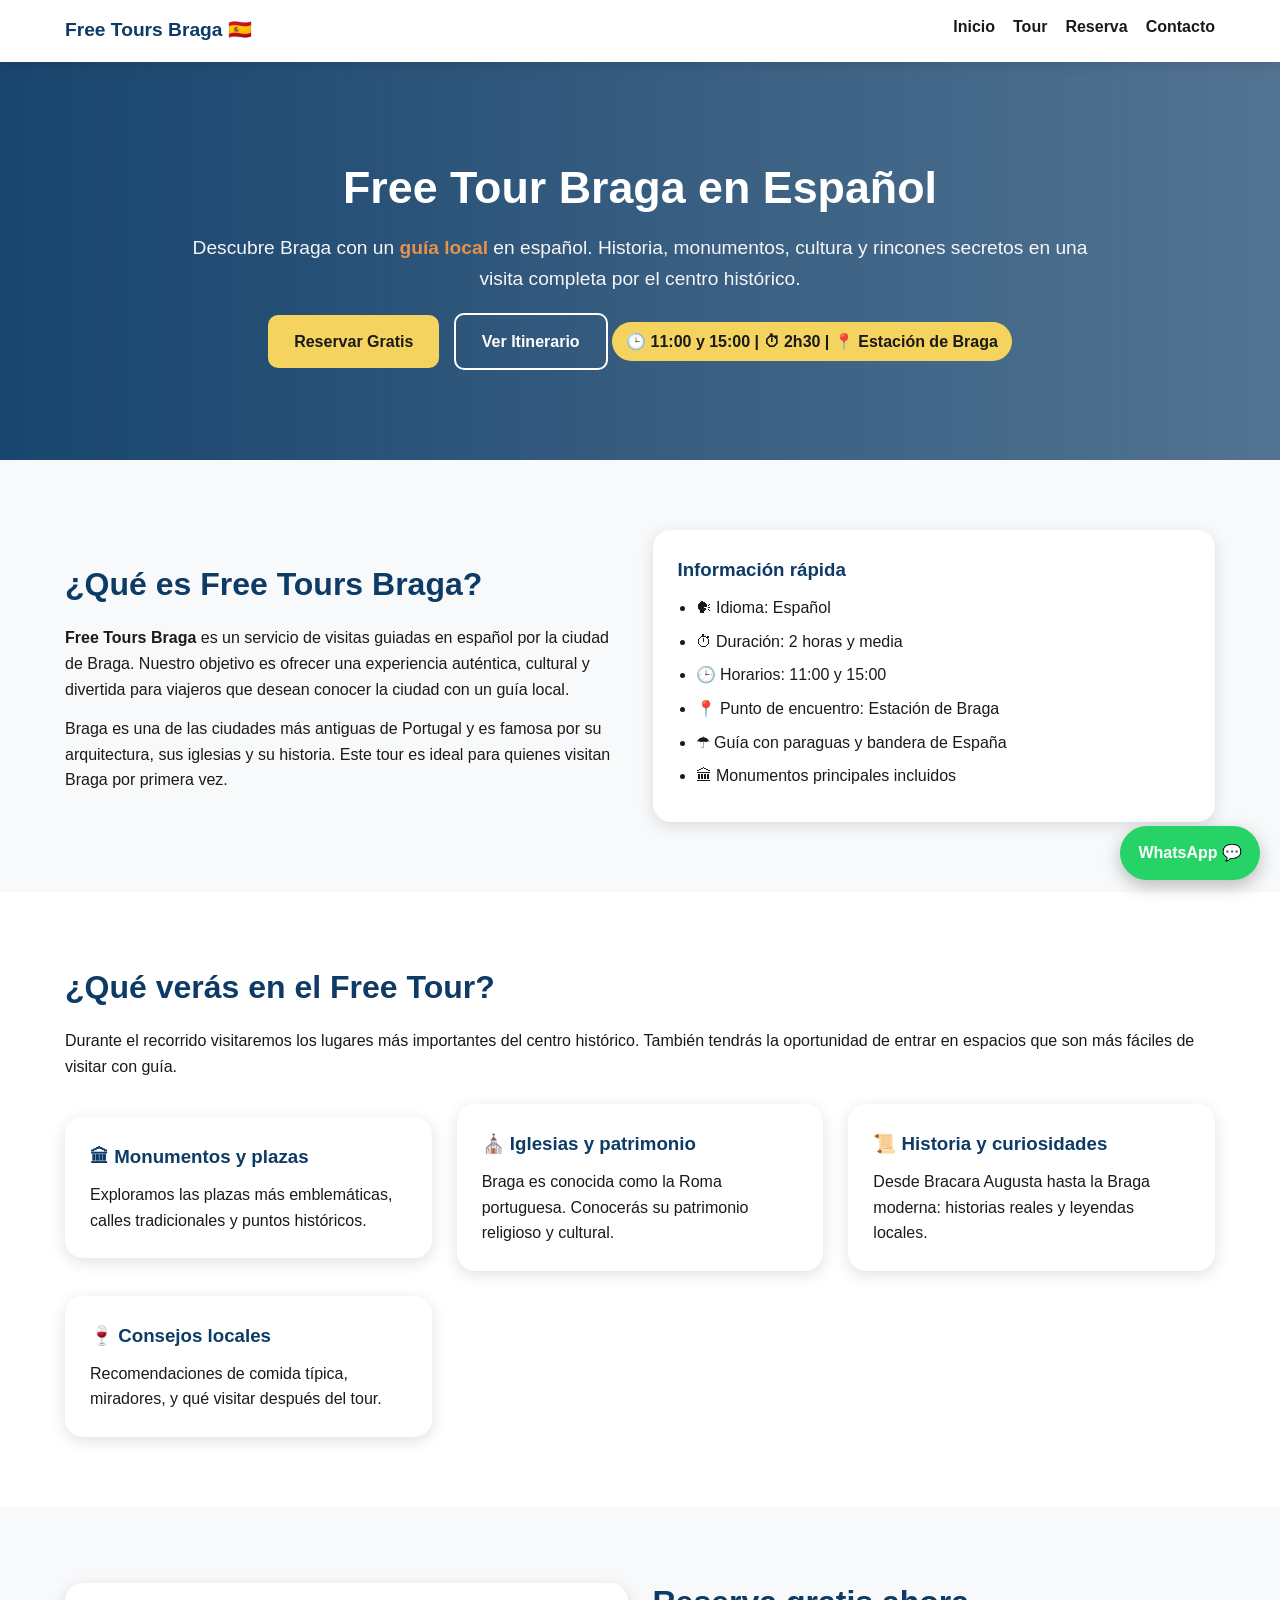
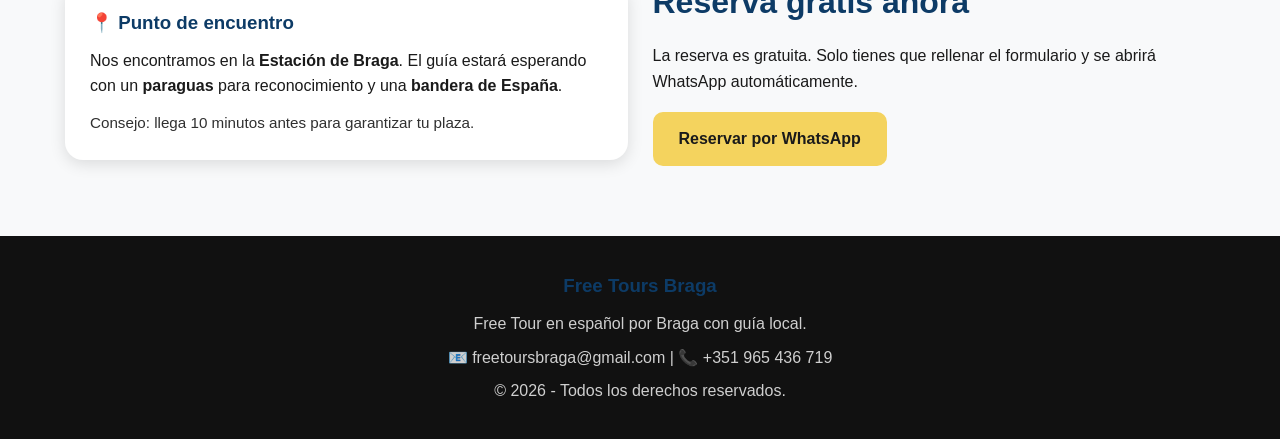
<file: index.html>
<!DOCTYPE html>
<html lang="es">
<head>
  <meta charset="UTF-8">
  <meta name="viewport" content="width=device-width, initial-scale=1.0">

  <title>Free Tours Braga | Free Tour en Español Braga | Reserva Gratis</title>
  <meta name="description" content="Free Tours Braga: Free Tour en español por Braga con guía local. Punto de encuentro en la Estación de Braga. Tours a las 11:00 y 15:00. Duración 2h30. Reserva gratis por WhatsApp." />

  <meta name="robots" content="index, follow">
  <meta name="author" content="Free Tours Braga">

  <meta property="og:title" content="Free Tours Braga | Free Tour en Español">
  <meta property="og:description" content="Descubre Braga con guía local en español. Reserva gratis. Tours a las 11:00 y 15:00. Punto de encuentro: Estación de Braga.">
  <meta property="og:type" content="website">

  <link rel="canonical" href="https://TEU-SITE-AQUI/index.html">
  <link rel="stylesheet" href="style.css">

  <script type="application/ld+json">
  {
    "@context": "https://schema.org",
    "@type": "TouristTrip",
    "name": "Free Tour Braga en Español",
    "description": "Free Tour en español en Braga con guía local. Duración 2h30. Punto de encuentro en la Estación de Braga. Tours a las 11:00 y 15:00.",
    "touristType": "Turistas",
    "provider": {
      "@type": "Organization",
      "name": "Free Tours Braga",
      "email": "freetoursbraga@gmail.com",
      "telephone": "+351965436719"
    },
    "itinerary": {
      "@type": "Place",
      "name": "Centro histórico de Braga"
    }
  }
  </script>
</head>

<body>

  <nav>
    <div class="container">
      <div class="logo">Free Tours Braga 🇪🇸</div>
      <ul>
        <li><a href="index.html">Inicio</a></li>
        <li><a href="tour.html">Tour</a></li>
        <li><a href="reserva.html">Reserva</a></li>
        <li><a href="contacto.html">Contacto</a></li>
      </ul>
    </div>
  </nav>

  <header>
    <h1>Free Tour Braga en Español</h1>
    <p>
      Descubre Braga con un <span class="highlight">guía local</span> en español.
      Historia, monumentos, cultura y rincones secretos en una visita completa por el centro histórico.
    </p>

    <a class="btn btn-primary" href="reserva.html">Reservar Gratis</a>
    <a class="btn btn-outline" href="tour.html">Ver Itinerario</a>

    <div class="badge">🕒 11:00 y 15:00 | ⏱ 2h30 | 📍 Estación de Braga</div>
  </header>

  <section>
    <div class="container grid grid-2">
      <div>
        <h2>¿Qué es Free Tours Braga?</h2>
        <p>
          <b>Free Tours Braga</b> es un servicio de visitas guiadas en español por la ciudad de Braga.
          Nuestro objetivo es ofrecer una experiencia auténtica, cultural y divertida para viajeros
          que desean conocer la ciudad con un guía local.
        </p>

        <p style="margin-top:14px;">
          Braga es una de las ciudades más antiguas de Portugal y es famosa por su arquitectura,
          sus iglesias y su historia. Este tour es ideal para quienes visitan Braga por primera vez.
        </p>
      </div>

      <div class="card">
        <h3>Información rápida</h3>
        <ul>
          <li>🗣 Idioma: Español</li>
          <li>⏱ Duración: 2 horas y media</li>
          <li>🕒 Horarios: 11:00 y 15:00</li>
          <li>📍 Punto de encuentro: Estación de Braga</li>
          <li>☂ Guía con paraguas y bandera de España</li>
          <li>🏛 Monumentos principales incluidos</li>
        </ul>
      </div>
    </div>
  </section>

  <section style="background:white;">
    <div class="container">
      <h2>¿Qué verás en el Free Tour?</h2>
      <p>
        Durante el recorrido visitaremos los lugares más importantes del centro histórico.
        También tendrás la oportunidad de entrar en espacios que son más fáciles de visitar con guía.
      </p>

      <div class="grid grid-2" style="margin-top:25px;">
        <div class="card">
          <h3>🏛 Monumentos y plazas</h3>
          <p>
            Exploramos las plazas más emblemáticas, calles tradicionales y puntos históricos.
          </p>
        </div>

        <div class="card">
          <h3>⛪ Iglesias y patrimonio</h3>
          <p>
            Braga es conocida como la Roma portuguesa. Conocerás su patrimonio religioso y cultural.
          </p>
        </div>

        <div class="card">
          <h3>📜 Historia y curiosidades</h3>
          <p>
            Desde Bracara Augusta hasta la Braga moderna: historias reales y leyendas locales.
          </p>
        </div>

        <div class="card">
          <h3>🍷 Consejos locales</h3>
          <p>
            Recomendaciones de comida típica, miradores, y qué visitar después del tour.
          </p>
        </div>
      </div>
    </div>
  </section>

  <section>
    <div class="container grid grid-2">
      <div class="card">
        <h3>📍 Punto de encuentro</h3>
        <p>
          Nos encontramos en la <b>Estación de Braga</b>.
          El guía estará esperando con un <b>paraguas</b> para reconocimiento y una <b>bandera de España</b>.
        </p>
        <p style="margin-top:12px;" class="small-note">
          Consejo: llega 10 minutos antes para garantizar tu plaza.
        </p>
      </div>

      <div>
        <h2>Reserva gratis ahora</h2>
        <p>
          La reserva es gratuita. Solo tienes que rellenar el formulario y se abrirá WhatsApp automáticamente.
        </p>
        <a class="btn btn-primary" href="reserva.html">Reservar por WhatsApp</a>
      </div>
    </div>
  </section>

  <footer>
    <h3>Free Tours Braga</h3>
    <p>Free Tour en español por Braga con guía local.</p>
    <p>📧 freetoursbraga@gmail.com | 📞 +351 965 436 719</p>
    <p>© 2026 - Todos los derechos reservados.</p>
  </footer>

  <a class="whatsapp" href="https://wa.me/351965436719" target="_blank">WhatsApp 💬</a>

</body>
</html>
</file>
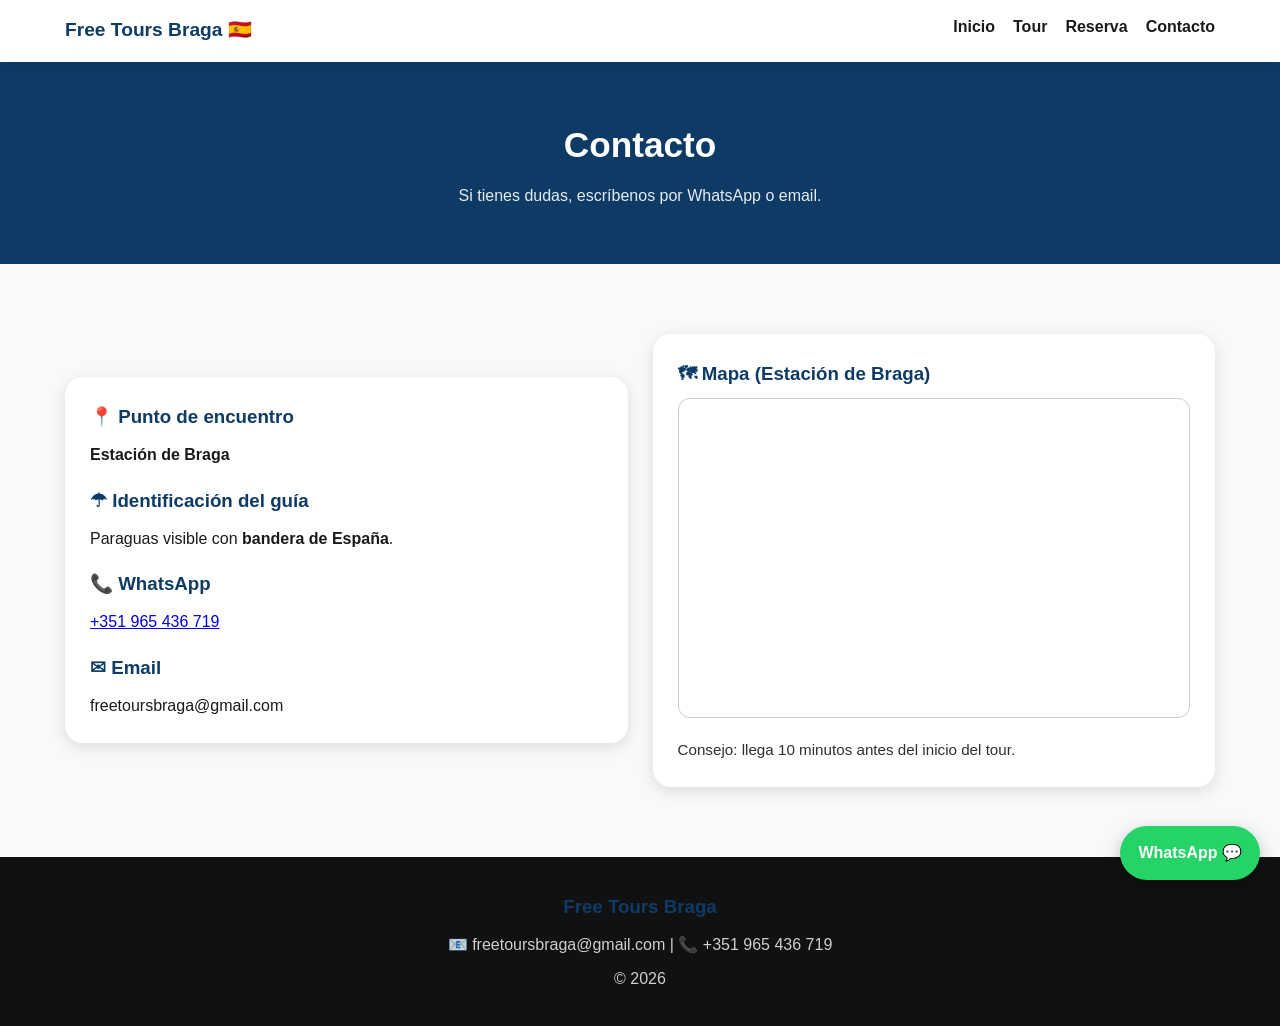
<file: contacto.html>
<!DOCTYPE html>
<html lang="es">
<head>
  <meta charset="UTF-8">
  <meta name="viewport" content="width=device-width, initial-scale=1.0">

  <title>Contacto | Free Tours Braga</title>
  <meta name="description" content="Contacto Free Tours Braga. WhatsApp +351965436719. Email freetoursbraga@gmail.com. Punto de encuentro: Estación de Braga." />

  <meta name="robots" content="index, follow">
  <link rel="canonical" href="https://TEU-SITE-AQUI/contacto.html">

  <link rel="stylesheet" href="style.css">
</head>

<body>

  <nav>
    <div class="container">
      <div class="logo">Free Tours Braga 🇪🇸</div>
      <ul>
        <li><a href="index.html">Inicio</a></li>
        <li><a href="tour.html">Tour</a></li>
        <li><a href="reserva.html">Reserva</a></li>
        <li><a href="contacto.html">Contacto</a></li>
      </ul>
    </div>
  </nav>

  <div class="page-title">
    <h1>Contacto</h1>
    <p>Si tienes dudas, escríbenos por WhatsApp o email.</p>
  </div>

  <section>
    <div class="container grid grid-2">

      <div class="card">
        <h3>📍 Punto de encuentro</h3>
        <p><b>Estación de Braga</b></p>

        <h3 style="margin-top:18px;">☂ Identificación del guía</h3>
        <p>Paraguas visible con <b>bandera de España</b>.</p>

        <h3 style="margin-top:18px;">📞 WhatsApp</h3>
        <p><a href="https://wa.me/351965436719" target="_blank">+351 965 436 719</a></p>

        <h3 style="margin-top:18px;">✉ Email</h3>
        <p>freetoursbraga@gmail.com</p>
      </div>

      <div class="card">
        <h3>🗺 Mapa (Estación de Braga)</h3>

        <iframe 
          src="https://www.openstreetmap.org/export/embed.html?bbox=-8.4285%2C41.5485%2C-8.4220%2C41.5520&layer=mapnik"
          style="width:100%; height:320px; border-radius:12px; border:1px solid #ccc;">
        </iframe>

        <p class="small-note" style="margin-top:12px;">
          Consejo: llega 10 minutos antes del inicio del tour.
        </p>
      </div>

    </div>
  </section>

  <footer>
    <h3>Free Tours Braga</h3>
    <p>📧 freetoursbraga@gmail.com | 📞 +351 965 436 719</p>
    <p>© 2026</p>
  </footer>

  <a class="whatsapp" href="https://wa.me/351965436719" target="_blank">WhatsApp 💬</a>

</body>
</html>
</file>
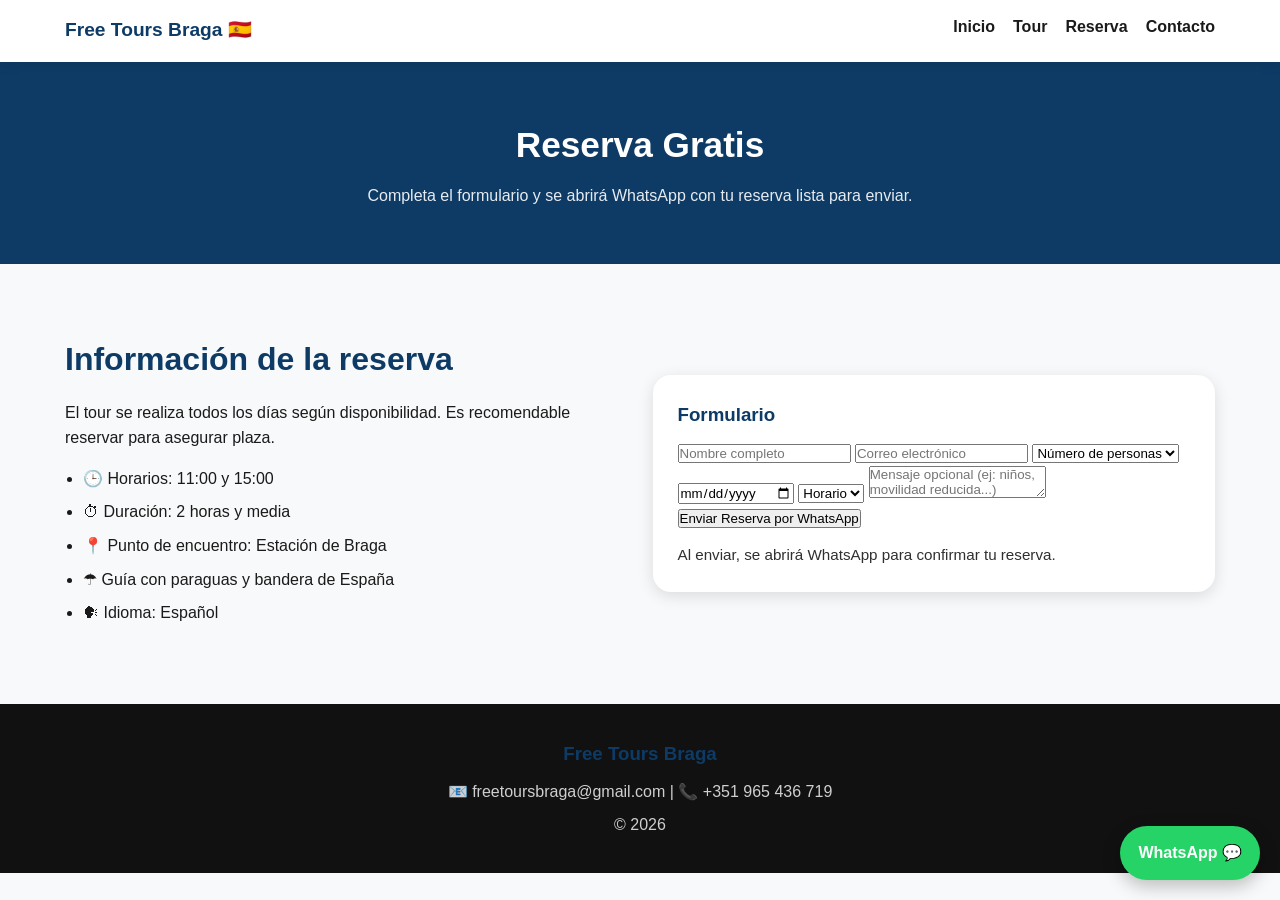
<file: reserva.html>
<!DOCTYPE html>
<html lang="es">
<head>
  <meta charset="UTF-8">
  <meta name="viewport" content="width=device-width, initial-scale=1.0">

  <title>Reserva Gratis | Free Tours Braga</title>
  <meta name="description" content="Reserva gratis el Free Tour Braga en español. Tours a las 11:00 y 15:00. Punto de encuentro en la Estación de Braga. Confirmación por WhatsApp." />

  <meta name="robots" content="index, follow">
  <link rel="canonical" href="https://TEU-SITE-AQUI/reserva.html">

  <link rel="stylesheet" href="style.css">
  <script src="script.js"></script>
</head>

<body>

  <nav>
    <div class="container">
      <div class="logo">Free Tours Braga 🇪🇸</div>
      <ul>
        <li><a href="index.html">Inicio</a></li>
        <li><a href="tour.html">Tour</a></li>
        <li><a href="reserva.html">Reserva</a></li>
        <li><a href="contacto.html">Contacto</a></li>
      </ul>
    </div>
  </nav>

  <div class="page-title">
    <h1>Reserva Gratis</h1>
    <p>Completa el formulario y se abrirá WhatsApp con tu reserva lista para enviar.</p>
  </div>

  <section>
    <div class="container grid grid-2">

      <div>
        <h2>Información de la reserva</h2>
        <p>
          El tour se realiza todos los días según disponibilidad.
          Es recomendable reservar para asegurar plaza.
        </p>

        <ul style="margin-top:15px;">
          <li>🕒 Horarios: 11:00 y 15:00</li>
          <li>⏱ Duración: 2 horas y media</li>
          <li>📍 Punto de encuentro: Estación de Braga</li>
          <li>☂ Guía con paraguas y bandera de España</li>
          <li>🗣 Idioma: Español</li>
        </ul>
      </div>

      <div class="card">
        <h3>Formulario</h3>

        <form onsubmit="event.preventDefault(); enviarReservaWhatsApp();">
          <input type="text" id="nome" placeholder="Nombre completo" required>
          <input type="email" id="email" placeholder="Correo electrónico" required>

          <select id="pessoas" required>
            <option value="">Número de personas</option>
            <option value="1">1 persona</option>
            <option value="2">2 personas</option>
            <option value="3">3 personas</option>
            <option value="4">4 personas</option>
            <option value="5 o más">5 o más</option>
          </select>

          <input type="date" id="data" required>

          <select id="hora" required>
            <option value="">Horario</option>
            <option value="11:00">11:00</option>
            <option value="15:00">15:00</option>
          </select>

          <textarea id="mensagem" placeholder="Mensaje opcional (ej: niños, movilidad reducida...)"></textarea>

          <button type="submit">Enviar Reserva por WhatsApp</button>
        </form>

        <p class="small-note" style="margin-top:12px;">
          Al enviar, se abrirá WhatsApp para confirmar tu reserva.
        </p>
      </div>

    </div>
  </section>

  <footer>
    <h3>Free Tours Braga</h3>
    <p>📧 freetoursbraga@gmail.com | 📞 +351 965 436 719</p>
    <p>© 2026</p>
  </footer>

  <a class="whatsapp" href="https://wa.me/351965436719" target="_blank">WhatsApp 💬</a>

</body>
</html>
</file>
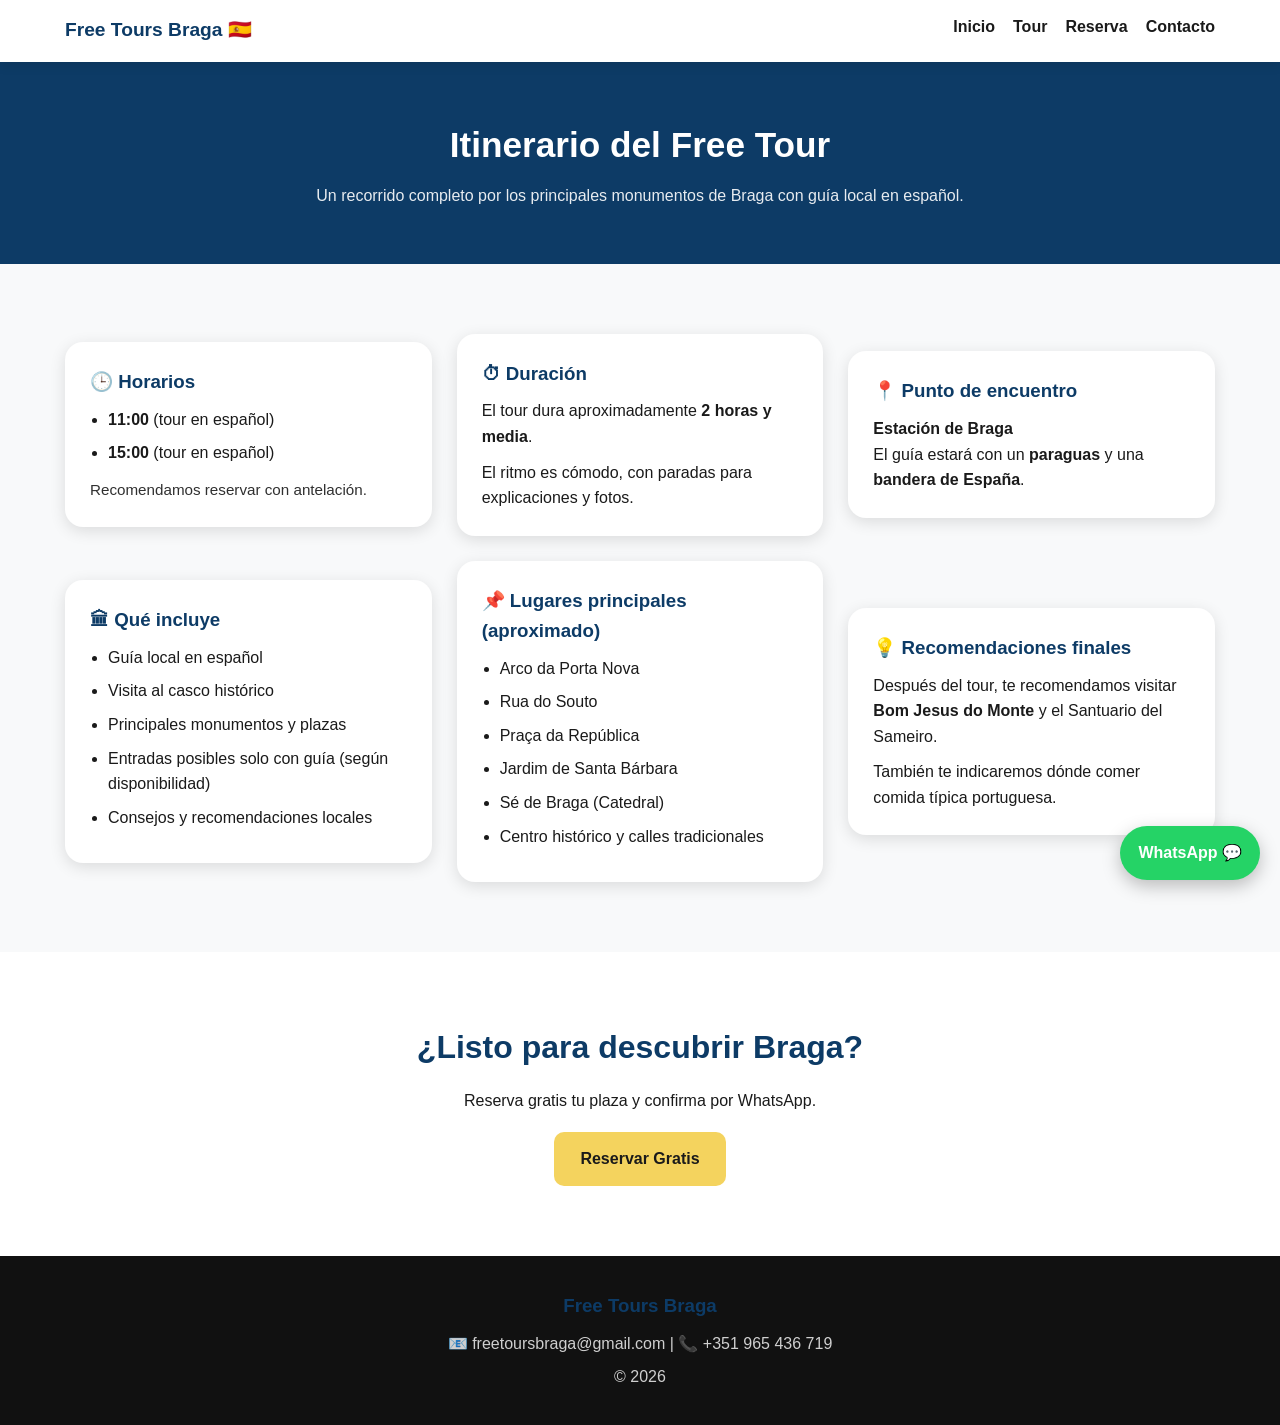
<file: tour.html>
<!DOCTYPE html>
<html lang="es">
<head>
  <meta charset="UTF-8">
  <meta name="viewport" content="width=device-width, initial-scale=1.0">

  <title>Itinerario | Free Tour Braga en Español</title>
  <meta name="description" content="Itinerario del Free Tour Braga en español. Duración 2h30. Visita a monumentos principales. Punto de encuentro: Estación de Braga." />

  <meta name="robots" content="index, follow">
  <link rel="canonical" href="https://TEU-SITE-AQUI/tour.html">

  <link rel="stylesheet" href="style.css">
</head>

<body>

  <nav>
    <div class="container">
      <div class="logo">Free Tours Braga 🇪🇸</div>
      <ul>
        <li><a href="index.html">Inicio</a></li>
        <li><a href="tour.html">Tour</a></li>
        <li><a href="reserva.html">Reserva</a></li>
        <li><a href="contacto.html">Contacto</a></li>
      </ul>
    </div>
  </nav>

  <div class="page-title">
    <h1>Itinerario del Free Tour</h1>
    <p>Un recorrido completo por los principales monumentos de Braga con guía local en español.</p>
  </div>

  <section>
    <div class="container grid grid-2">

      <div class="card">
        <h3>🕒 Horarios</h3>
        <ul>
          <li><b>11:00</b> (tour en español)</li>
          <li><b>15:00</b> (tour en español)</li>
        </ul>
        <p style="margin-top:12px;" class="small-note">
          Recomendamos reservar con antelación.
        </p>
      </div>

      <div class="card">
        <h3>⏱ Duración</h3>
        <p>El tour dura aproximadamente <b>2 horas y media</b>.</p>
        <p style="margin-top:10px;">
          El ritmo es cómodo, con paradas para explicaciones y fotos.
        </p>
      </div>

      <div class="card">
        <h3>📍 Punto de encuentro</h3>
        <p>
          <b>Estación de Braga</b><br>
          El guía estará con un <b>paraguas</b> y una <b>bandera de España</b>.
        </p>
      </div>

      <div class="card">
        <h3>🏛 Qué incluye</h3>
        <ul>
          <li>Guía local en español</li>
          <li>Visita al casco histórico</li>
          <li>Principales monumentos y plazas</li>
          <li>Entradas posibles solo con guía (según disponibilidad)</li>
          <li>Consejos y recomendaciones locales</li>
        </ul>
      </div>

      <div class="card">
        <h3>📌 Lugares principales (aproximado)</h3>
        <ul>
          <li>Arco da Porta Nova</li>
          <li>Rua do Souto</li>
          <li>Praça da República</li>
          <li>Jardim de Santa Bárbara</li>
          <li>Sé de Braga (Catedral)</li>
          <li>Centro histórico y calles tradicionales</li>
        </ul>
      </div>

      <div class="card">
        <h3>💡 Recomendaciones finales</h3>
        <p>
          Después del tour, te recomendamos visitar <b>Bom Jesus do Monte</b> y el Santuario del Sameiro.
        </p>
        <p style="margin-top:10px;">
          También te indicaremos dónde comer comida típica portuguesa.
        </p>
      </div>

    </div>
  </section>

  <section style="background:white;">
    <div class="container" style="text-align:center;">
      <h2>¿Listo para descubrir Braga?</h2>
      <p>Reserva gratis tu plaza y confirma por WhatsApp.</p>
      <a class="btn btn-primary" href="reserva.html">Reservar Gratis</a>
    </div>
  </section>

  <footer>
    <h3>Free Tours Braga</h3>
    <p>📧 freetoursbraga@gmail.com | 📞 +351 965 436 719</p>
    <p>© 2026</p>
  </footer>

  <a class="whatsapp" href="https://wa.me/351965436719" target="_blank">WhatsApp 💬</a>

</body>
</html>
</file>
<file: style.css>
:root {
  --primary: #0d3b66;
  --secondary: #f4d35e;
  --accent: #ee964b;
  --light: #f8f9fa;
  --dark: #1a1a1a;
  --shadow: rgba(0,0,0,0.12);
}

* {
  margin: 0;
  padding: 0;
  box-sizing: border-box;
  font-family: Arial, Helvetica, sans-serif;
}

body {
  background: var(--light);
  color: var(--dark);
  line-height: 1.6;
}

nav {
  background: white;
  box-shadow: 0 2px 12px var(--shadow);
  padding: 14px 20px;
  position: sticky;
  top: 0;
  z-index: 999;
}

nav .container {
  max-width: 1150px;
  margin: auto;
  display: flex;
  justify-content: space-between;
  align-items: center;
}

nav .logo {
  font-weight: bold;
  font-size: 1.2rem;
  color: var(--primary);
}

nav ul {
  list-style: none;
  display: flex;
  gap: 18px;
}

nav ul li a {
  text-decoration: none;
  font-weight: bold;
  color: var(--dark);
}

nav ul li a:hover {
  color: var(--primary);
}

.container {
  max-width: 1150px;
  margin: auto;
}

header {
  background: linear-gradient(to right, rgba(13, 59, 102, 0.95), rgba(13, 59, 102, 0.70)),
  url("https://images.unsplash.com/photo-1562585195-97aff4c77d77?auto=format&fit=crop&w=1600&q=80") center/cover;
  color: white;
  padding: 90px 20px;
  text-align: center;
}

header h1 {
  font-size: 2.8rem;
  margin-bottom: 10px;
}

header p {
  max-width: 900px;
  margin: auto;
  font-size: 1.2rem;
  opacity: 0.95;
}

.btn {
  display: inline-block;
  margin-top: 18px;
  padding: 14px 26px;
  border-radius: 10px;
  text-decoration: none;
  font-weight: bold;
  transition: 0.3s;
}

.btn-primary {
  background: var(--secondary);
  color: var(--dark);
}

.btn-primary:hover {
  transform: translateY(-2px);
  background: #f6dd7b;
}

.btn-outline {
  border: 2px solid white;
  color: white;
  margin-left: 10px;
}

.btn-outline:hover {
  background: rgba(255,255,255,0.15);
}

section {
  padding: 70px 20px;
}

.grid {
  display: grid;
  gap: 25px;
}

.grid-2 {
  grid-template-columns: repeat(auto-fit, minmax(320px, 1fr));
  align-items: center;
}

.card {
  background: white;
  padding: 25px;
  border-radius: 18px;
  box-shadow: 0 4px 16px var(--shadow);
}

h2 {
  color: var(--primary);
  font-size: 2rem;
  margin-bottom: 15px;
}

h3 {
  color: var(--primary);
  margin-bottom: 10px;
}

ul {
  padding-left: 18px;
}

ul li {
  margin-bottom: 8px;
}

footer {
  background: #111;
  color: white;
  padding: 35px 20px;
  text-align: center;
}

footer p {
  opacity: 0.8;
  margin-top: 8px;
}

.whatsapp {
  position: fixed;
  bottom: 20px;
  right: 20px;
  background: #25D366;
  color: white;
  padding: 14px 18px;
  border-radius: 50px;
  font-weight: bold;
  text-decoration: none;
  box-shadow: 0 6px 18px rgba(0,0,0,0.25);
  transition: 0.3s;
  z-index: 9999;
}

.whatsapp:hover {
  transform: scale(1.05);
}

.page-title {
  background: var(--primary);
  color: white;
  padding: 55px 20px;
  text-align: center;
}

.page-title h1 {
  font-size: 2.2rem;
}

.page-title p {
  opacity: 0.9;
  margin-top: 10px;
  max-width: 900px;
  margin-left: auto;
  margin-right: auto;
}

.badge {
  display: inline-block;
  margin-top: 16px;
  background: var(--secondary);
  color: var(--dark);
  padding: 7px 14px;
  border-radius: 20px;
  font-weight: bold;
}

.highlight {
  color: var(--accent);
  font-weight: bold;
}

.small-note {
  font-size: 0.95rem;
  opacity: 0.9;
}

@media (max-width: 750px) {
  nav ul {
    display: none;
  }
  header h1 {
    font-size: 2rem;
  }
}
</file>
